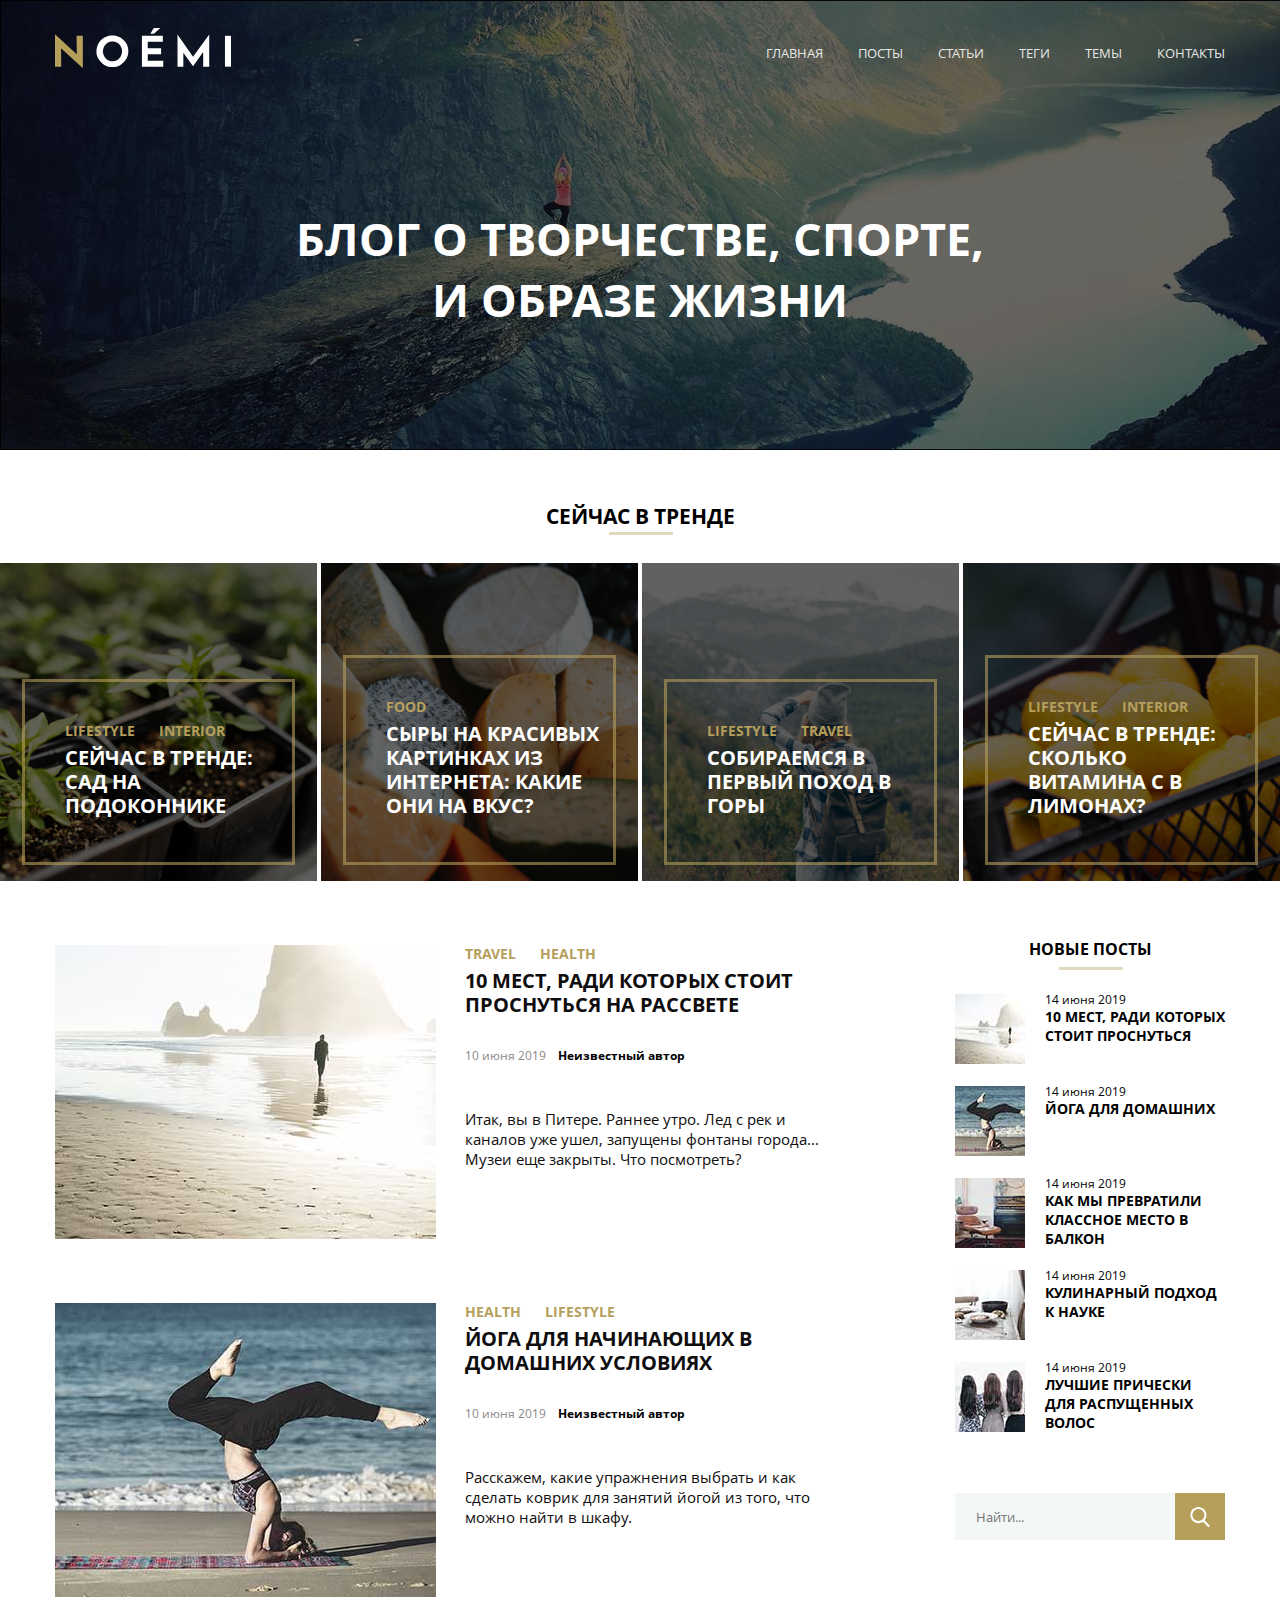
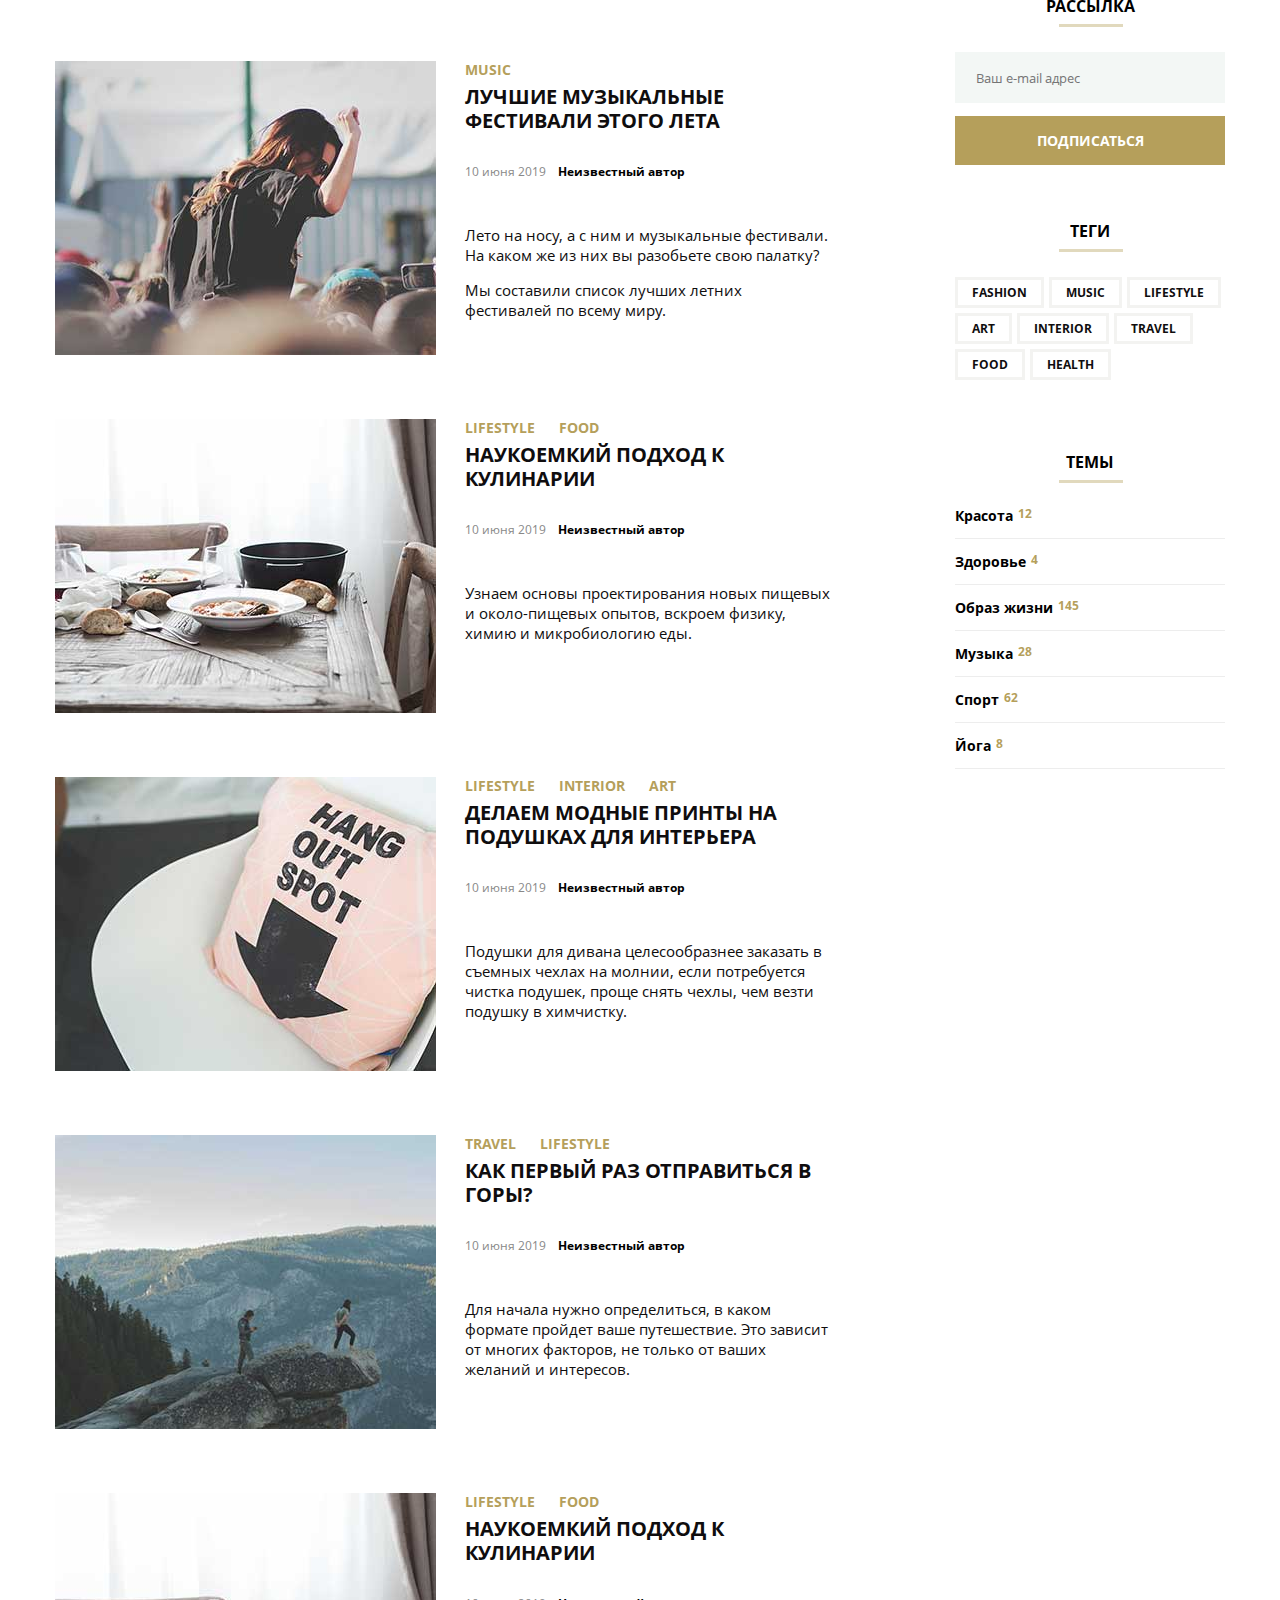
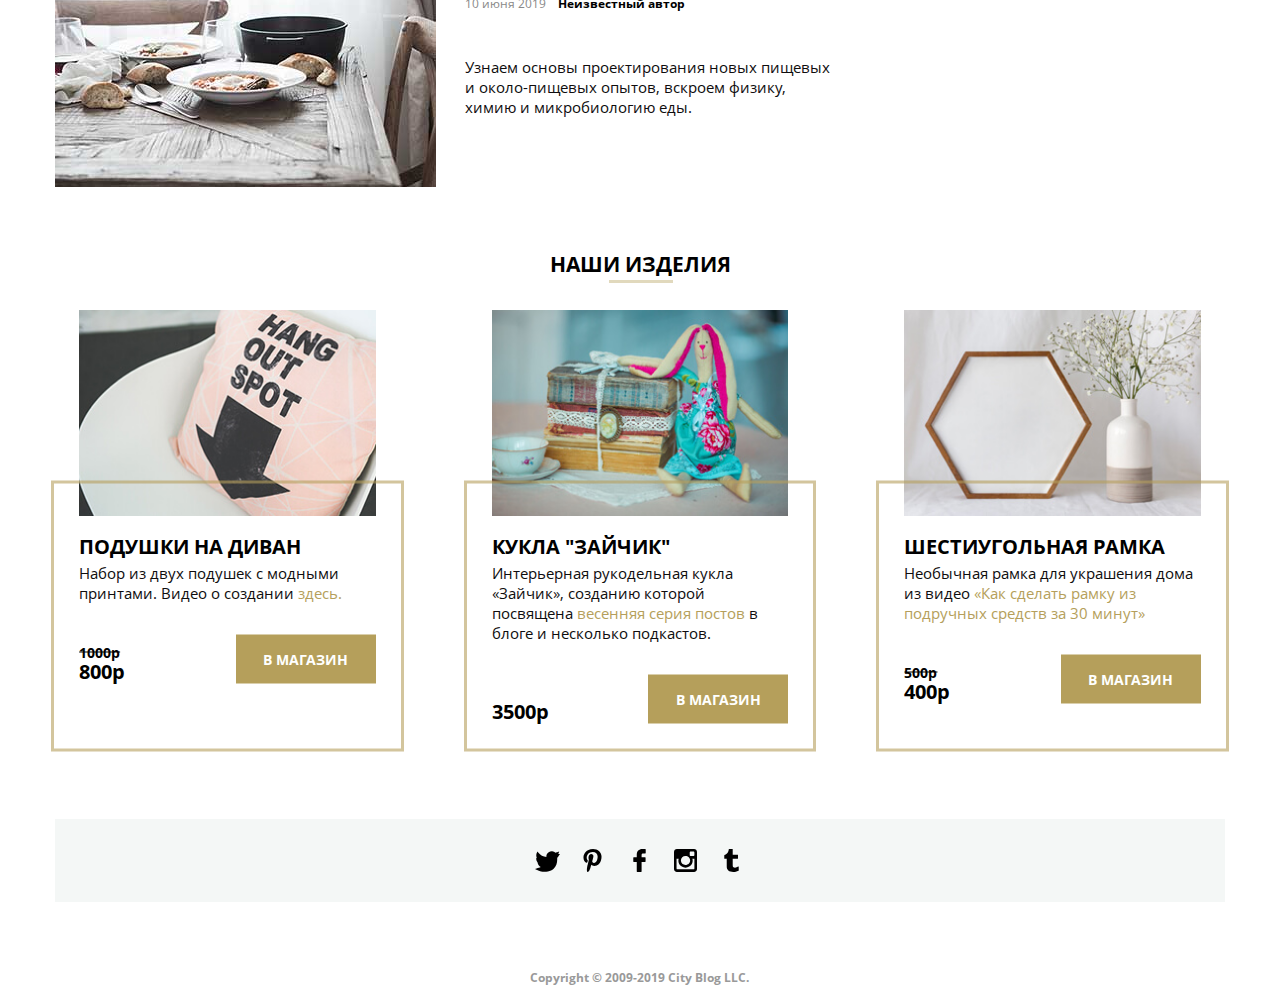
<file: index.html>
<!DOCTYPE html>
<html lang="en">
	<head>
		<meta charset="UTF-8">
		<link rel="stylesheet" href="css/style.css">
		 <meta name="viewport" content="width=device-width, user-scalable=no, initial-scale=1.0, maximum-scale=1.0, minimum-scale=1.0">
		 <meta http-equiv="X-UA-Compatible" content="ie=edge">
		 <title>Diploma</title>
	</head>
	<body>
		<header class="banner">
  <div class="top-head">
    <div class="container">
      <div class="logo">
        <a href="#0" class="logotype-link">
          <span class="visually-hidden">logotype</span>
        </a>
      </div>
      <nav class="menu">
        <div class="burger-menu">
          <a class="burger-link" href="#0"> <span class="visually-hidden">burger</span></a>
          <div class="bar"></div>
          <div class="bar"></div>
          <div class="bar"></div>
        </div>
        <ul class="menu-list">
          <li class="menu-list-item"><a href="#0" class="menu-link">главная</a></li>
          <li class="menu-list-item"><a href="#0" class="menu-link">посты</a></li>
          <li class="menu-list-item"><a href="#0" class="menu-link">статьи</a></li>
          <li class="menu-list-item"><a href="#0" class="menu-link">теги</a></li>
          <li class="menu-list-item"><a href="#0" class="menu-link">темы</a></li>
          <li class="menu-list-item"><a href="#0" class="menu-link">контакты</a></li>
        </ul>
      </nav>
    </div>
  </div>
  <div class="logo-mobile-field">
    <div class="logo-mobile">
      <a href="#0" class="logotype-link-mobile">
        <span class="visually-hidden">logotype</span>
      </a>
    </div>
  </div>
  <div class="intro">
    <h1 class="title">блог о творчестве, спорте, и образе жизни</h1>
  </div>
</header>
<section class="trends">

    <div class="variable-title">
      <div class="section-title-text">
        <h2 class="title-text">
          сейчас в тренде
        </h2>
      </div>
    </div>
    <div class="section-title-text-mobile">
      <div class="section-title-text">
        <h3 class="title-text">
          сейчас в тренде
        </h3>
      </div>
    </div>

  <div class="trends-bar">
    <article class="trend-post-preview">
      <div class="trend-background">
        <img class="trend-pic" src="img/trend1.jpg" alt="garden">
      </div>
      <div class="trend-container">
        <div class="category">
          <ul class="category-list">
            <li class="category-list-item"><a class="category-link" href="#0">lifestyle</a></li>
            <li class="category-list-item"><a class="category-link" href="#0">interior</a></li>
          </ul>
        </div>
        <div class="post-title">
          <h2 class="post-title-text"><a class="title-link-white" href="#0">сейчас в тренде: сад на подоконнике</a></h2>
        </div>
      </div>
    </article>
    <article class="trend-post-preview">
      <div class="trend-background">
        <img class="trend-pic" src="img/trend2.jpg" alt="cheese">
      </div>
      <div class="trend-container">
        <div class="category">
          <ul class="category-list">
            <li class="category-list-item"><a class="category-link" href="#0">food</a></li>
          </ul>
        </div>
        <div class="post-title">
          <h2 class="post-title-text"><a class="title-link-white" href="#0">Сыры на красивых картинках из интернета: какие они на вкус?</a></h2>
        </div>
      </div>
    </article>
    <article class="trend-post-preview">
      <div class="trend-background">
        <img class="trend-pic" src="img/trend3.jpg" alt="mountains">
      </div>
      <div class="trend-container">
        <div class="category">
          <ul class="category-list">
            <li class="category-list-item"><a class="category-link" href="#0">lifestyle</a></li>
            <li class="category-list-item"><a class="category-link" href="#0">travel</a></li>
          </ul>
        </div>
        <div class="post-title">
          <h2 class="post-title-text"><a class="title-link-white" href="#0">собираемся в первый поход в горы</a></h2>
        </div>
      </div>
    </article>
    <article class="trend-post-preview">
      <div class="trend-background">
        <img class="trend-pic" src="img/trend4.jpg" alt="lemon_bucket">
      </div>
      <div class="trend-container">
        <div class="category">
          <ul class="category-list">
            <li class="category-list-item"><a class="category-link" href="#0">lifestyle</a></li>
            <li class="category-list-item"><a class="category-link" href="#0">interior</a></li>
          </ul>
        </div>
        <div class="post-title">
          <h2 class="post-title-text"><a class="title-link-white" href="#0">сейчас в тренде: сколько витамина с в лимонах?</a></h2>
        </div>
      </div>
    </article>
  </div>
</section>
<div class="page">
  <div class="page-content">
    <main class="main">
      <article class="post">
        <div class="post-pic">
          <img class="post-picture" src="img/last-post1.jpg" alt="beach">
        </div>
        <div class="post-content">
          <header class="post-frame">
            <div class="category">
              <ul class="category-list">
                <li class="category-list-item"><a class="category-link" href="#0">travel</a></li>
                <li class="category-list-item"><a class="category-link" href="#0">health</a></li>
              </ul>
            </div>
            <div class="post-title">
              <h2 class="post-title-text"><a class="title-link" href="#0">10 мест, ради которых стоит проснуться на рассвете</a></h2>
            </div>
            <div class="metadata">
              <time class="date">10 июня 2019</time>
              <span class="author">Неизвестный автор</span>
            </div>
          </header>
          <div class="post-summary">
            <p>Итак, вы в Питере. Раннее утро. Лед с рек и каналов уже ушел, запущены фонтаны города... Музеи еще закрыты. Что посмотреть?</p>
          </div>
        </div>
      </article>
      <article class="post">
        <div class="post-pic">
          <img class="post-picture" src="img/last-post2.jpg" alt="yoga">
        </div>
        <div class="post-content">
          <header class="post-frame">
            <div class="category">
              <ul class="category-list">
                <li class="category-list-item"><a class="category-link" href="#0">health</a></li>
                <li class="category-list-item"><a class="category-link" href="#0">lifestyle</a></li>
              </ul>
            </div>
            <div class="post-title">
              <h2 class="post-title-text"><a class="title-link" href="#0">йога для начинающих в домашних условиях</a></h2>
            </div>
            <div class="metadata">
              <time class="date">10 июня 2019</time>
              <span class="author">Неизвестный автор</span>
            </div>
          </header>
          <div class="post-summary">
            <p>Расскажем, какие упражнения выбрать и как сделать коврик для занятий йогой из того, что можно найти в шкафу.</p>
          </div>
        </div>
      </article>
      <article class="post">
        <div class="post-pic">
          <img class="post-picture" src="img/last-post3.jpg" alt="music">
        </div>
        <div class="post-content">
          <header class="post-frame">
            <div class="category">
              <ul class="category-list">
                <li class="category-list-item"><a class="category-link" href="#0">music</a></li>
              </ul>
            </div>
            <div class="post-title">
              <h2 class="post-title-text"><a class="title-link" href="#0">лучшие музыкальные фестивали этого лета</a></h2>
            </div>
            <div class="metadata">
              <time class="date">10 июня 2019</time>
              <span class="author">Неизвестный автор</span>
            </div>
          </header>
          <div class="post-summary">
            <p>Лето на носу, а с ним и музыкальные фестивали. На каком же из них вы разобьете свою палатку?</p>
            <p>Мы составили список лучших летних фестивалей по всему миру.</p>
          </div>
        </div>
      </article>
      <article class="post">
        <div class="post-pic">
          <img class="post-picture" src="img/last-post4.jpg" alt="cooking">
        </div>
        <div class="post-content">
          <header class="post-frame">
            <div class="category">
              <ul class="category-list">
                <li class="category-list-item"><a class="category-link" href="#0">lifestyle</a></li>
                <li class="category-list-item"><a class="category-link" href="#0">food</a></li>
              </ul>
            </div>
            <div class="post-title">
              <h2 class="post-title-text"><a class="title-link" href="#0">наукоемкий подход к кулинарии</a></h2>
            </div>
            <div class="metadata">
              <time class="date">10 июня 2019</time>
              <span class="author">Неизвестный автор</span>
            </div>
          </header>
          <div class="post-summary">
            <p>Узнаем основы проектирования новых пищевых и около-пищевых опытов, вскроем физику, химию и микробиологию еды.</p>
          </div>
        </div>
      </article>
      <article class="post">
        <div class="post-pic">
          <img class="post-picture" src="img/last-post5.jpg" alt="pillow">
        </div>
        <div class="post-content">
          <header class="post-frame">
            <div class="category">
              <ul class="category-list">
                <li class="category-list-item"><a class="category-link" href="#0">lifestyle</a></li>
                <li class="category-list-item"><a class="category-link" href="#0">interior</a></li>
                <li class="category-list-item"><a class="category-link" href="#0">art</a></li>
              </ul>
            </div>
            <div class="post-title">
              <h2 class="post-title-text"><a class="title-link" href="#0">делаем модные принты на подушках для интерьера</a></h2>
            </div>
            <div class="metadata">
              <time class="date">10 июня 2019</time>
              <span class="author">Неизвестный автор</span>
            </div>
          </header>
          <div class="post-summary">
            <p class="summary-text">Подушки для дивана целесообразнее заказать в съемных чехлах на молнии, если потребуется чистка подушек, проще снять чехлы, чем везти подушку в химчистку.</p>
          </div>
        </div>
      </article>
      <article class="post">
        <div class="post-pic">
          <img class="post-picture" src="img/last-post6.jpg" alt="mountain_climbing">
        </div>
        <div class="post-content">
          <header class="post-frame">
            <div class="category">
              <ul class="category-list">
                <li class="category-list-item"><a class="category-link" href="#0">travel</a></li>
                <li class="category-list-item"><a class="category-link" href="#0">lifestyle</a></li>
              </ul>
            </div>
            <div class="post-title">
              <h2 class="post-title-text"><a class="title-link" href="#0">как первый раз отправиться в горы?</a></h2>
            </div>
            <div class="metadata">
              <time class="date">10 июня 2019</time>
              <span class="author">Неизвестный автор</span>
            </div>
          </header>
          <div class="post-summary">
            <p class="summary-text">Для начала нужно определиться, в каком формате пройдет ваше путешествие. Это зависит от многих факторов, не только от ваших желаний и интересов.</p>
          </div>
        </div>
      </article>
      <article class="post">
        <div class="post-pic">
          <img class="post-picture" src="img/last-post4.jpg" alt="cooking">
        </div>
        <div class="post-content">
          <header class="post-frame">
            <div class="category">
              <ul class="category-list">
                <li class="category-list-item"><a class="category-link" href="#0">lifestyle</a></li>
                <li class="category-list-item"><a class="category-link" href="#0">food</a></li>
              </ul>
            </div>
            <div class="post-title">
              <h2 class="post-title-text"><a class="title-link" href="#0">наукоемкий подход к кулинарии</a></h2>
            </div>
            <div class="metadata">
              <time class="date">10 июня 2019</time>
              <span class="author">Неизвестный автор</span>
            </div>
          </header>
          <div class="post-summary">
            <p>Узнаем основы проектирования новых пищевых и около-пищевых опытов, вскроем физику, химию и микробиологию еды.</p>
          </div>
        </div>
      </article>
    </main>
    <aside class="sidebar">
      <section class="new-posts">
          <div class="section-title-text">
            <h3 class="title-text">
              новые посты
            </h3>
          </div>
        <div class="post-preview">
          <div class="preview-pic">
            <img src="img/2.jpg" alt="beach">
          </div>
          <div class="post-preview-content">
            <div class="post-preview-date">
              <time class="preview-date">14 июня 2019</time>
            </div>
            <div class="post-preview-title">
              <h3 class="preview-title"><a class="preview-title-link" href="#0">10 мест, ради которых стоит проснуться</a></h3>
            </div>
          </div>
        </div>
        <div class="post-preview">
          <div class="preview-pic">
            <img src="img/151.jpg" alt="yoga">
          </div>
          <div class="post-preview-content">
            <div class="post-preview-date">
              <time class="preview-date">14 июня 2019</time>
            </div>
            <div class="post-preview-title">
              <h3 class="preview-title"><a class="preview-title-link" href="#0">йога для домашних</a></h3>
            </div>
          </div>
        </div>
        <div class="post-preview">
          <div class="preview-pic">
            <img src="img/45.jpg" alt="room_interier">
          </div>
          <div class="post-preview-content">
            <div class="post-preview-date">
              <time class="preview-date">14 июня 2019</time>
            </div>
            <div class="post-preview-title">
              <h3 class="preview-title"><a class="preview-title-link" href="#0">как мы превратили классное место в балкон</a></h3>
            </div>
          </div>
        </div>
        <div class="post-preview">
          <div class="preview-pic">
            <img src="img/501.jpg" alt="cooking">
          </div>
          <div class="post-preview-content">
            <div class="post-preview-date">
              <time class="preview-date">14 июня 2019</time>
            </div>
            <div class="post-preview-title">
              <h3 class="preview-title"><a class="preview-title-link" href="#0">кулинарный подход к науке</a></h3>
            </div>
          </div>
        </div>
        <div class="post-preview">
          <div class="preview-pic">
            <img src="img/7.jpg" alt="haircuts">
          </div>
          <div class="post-preview-content">
            <div class="post-preview-date">
              <time class="preview-date">14 июня 2019</time>
            </div>
            <div class="post-preview-title">
              <h3 class="preview-title"><a class="preview-title-link" href="#0">лучшие прически для распущенных волос</a></h3>
            </div>
          </div>
        </div>
        <div class="search-field">
          <form class="search-form">
            <input type="search" id="search-type" placeholder="Найти...">
            </input>
            <label class="visually-hidden" for="search-type">Поисковая строка</label>
            <button class="search-button" type="submit">
              <span class="visually-hidden">Кнопка поиска</span>
            </button>
          </form>
        </div>
      </section>
      <section class="subscribe">
          <div class="section-title-text">
            <h3 class="title-text">
              рассылка
            </h3>
          </div>
        <div class="subscribe-field">
          <form class="subscribe-form">
            <label class="visually-hidden" for="email-type">ввод адреса электронной почты</label>
            <input type="email" id="email-type" placeholder="Ваш e-mail адрес" required>
        </div>
        <button class="subscribition" type="submit">
          Подписаться
        </button>
        </form>
      </section>
      <section class="tags">
          <div class="section-title-text">
            <h3 class="title-text">
              теги
            </h3>
          </div>
        <div class="tags-field">
          <ul class="tags-list">
            <li class="tags-list-item"> <a href="#0" class="tag">fashion</a></li>
            <li class="tags-list-item"><a href="#0" class="tag">music</a></li>
            <li class="tags-list-item"><a href="#0" class="tag">lifestyle</a></li>
            <li class="tags-list-item"><a href="#0" class="tag">art</a></li>
            <li class="tags-list-item"><a href="#0" class="tag">interior</a></li>
            <li class="tags-list-item"><a href="#0" class="tag">travel</a></li>
            <li class="tags-list-item"><a href="#0" class="tag">food</a></li>
            <li class="tags-list-item"><a href="#0" class="tag">health</a></li>
          </ul>
        </div>
      </section>
      <section class="themes">
          <div class="section-title-text">
            <h3 class="title-text">
              темы
            </h3>
          </div>
        <div class="themes-block">
          <ul class="themes-list">
            <li class="themes-list-item"><a class="themes-link" href=#0>Красота</a><span class="index">12</span></li>
            <li class="themes-list-item"><a class="themes-link" href=#0>Здоровье</a><span class="index">4</span></li>
            <li class="themes-list-item"><a class="themes-link" href=#0>Образ жизни</a><span class="index">145</span></li>
            <li class="themes-list-item"><a class="themes-link" href=#0>Музыка</a><span class="index">28</span></li>
            <li class="themes-list-item"><a class="themes-link" href=#0>Спорт</a><span class="index">62</span></li>
            <li class="themes-list-item"><a class="themes-link" href=#0>Йога</a><span class="index">8</span></li>
          </ul>
          <div />
      </section>
    </aside>
  </div>
  <section class="merch">
      <div class="variable-title">
        <div class="section-title-text">
          <h2 class="title-text">
            наши изделия
          </h2>
        </div>
      </div>
      <div class="section-title-text-mobile">
        <div class="section-title-text">
          <h3 class="title-text">
            наши изделия
          </h3>
        </div>
      </div>
    <div class="merch-list">
      <article class="merch-item">
        <div class="merch-container">
          <div class="merch-pic">
            <img class="merch-pic-preview-desk" src="img/shop-item-desk1.jpg" alt="pillow">
            <img class="merch-pic-preview-tablet" src="img/shop-item-tablet1.jpg" alt="pillow">
            <img class="merch-pic-preview-mobile" src="img/shop-item-mobile1.jpg" alt="pillow">
          </div>
          <div class="merch-content">
            <header class="merch-summary">
              <h2 class="merch-title-text">
                подушки на диван
              </h2>
              <p class="merch-summary-text">
                Набор из двух подушек с модными принтами. Видео о создании <a class="merch-link" href="#">здесь.</a>
              </p>
            </header>
            <footer class="shop-link">
              <div class="price">
                <p class="actual-price">
                  800р
                </p>
                <p class="old-price">1000р</p>
              </div>
              <div class="shop">
                <button class="shop-button">в магазин
                </button>
              </div>
            </footer>
          </div>
        </div>
        <div class="border-decoration"></div>
      </article>
      <article class="merch-item">
        <div class="merch-container">
          <div class="merch-pic">
            <img class="merch-pic-preview-desk" src="img/shop-item-desk2.jpg" alt="rabbit">
            <img class="merch-pic-preview-tablet" src="img/shop-item-tablet2.jpg" alt="rabbit">
            <img class="merch-pic-preview-mobile" src="img/shop-item-mobile2.jpg" alt="rabbit">
          </div>
          <div class="merch-content">
            <header class="merch-summary">
              <h2 class="merch-title-text">
                кукла "зайчик"
              </h2>
              <p class="merch-summary-text">
                Интерьерная рукодельная кукла «Зайчик», созданию которой посвящена <a class="merch-link" href="#">весенняя серия постов</a> в блоге и несколько подкастов.
              </p>
            </header>
            <footer class="shop-link">
              <div class="price">
                <p class="actual-price">
                  3500р
                </p>
              </div>
              <div class="shop">
                <button class="shop-button">в магазин
                </button>
              </div>
            </footer>
          </div>
        </div>
        <div class="border-decoration"></div>
      </article>
      <article class="merch-item">
        <div class="merch-container">
          <div class="merch-pic">
            <img class="merch-pic-preview-desk" src="img/shop-item-desk3.jpg" alt="hexagon">
            <img class="merch-pic-preview-tablet" src="img/shop-item-tablet3.jpg" alt="hexagon">
            <img class="merch-pic-preview-mobile" src="img/shop-item-mobile3.jpg" alt="hexagon">
          </div>
          <div class="merch-content">
            <header class="merch-summary">
              <h2 class="merch-title-text">
                шестиугольная рамка
              </h2>
              <p class="merch-summary-text">
                Необычная рамка для украшения дома из видео <a class="merch-link" href="#">«Как сделать рамку из подручных средств за 30 минут»</a>
              </p>
            </header>
            <footer class="shop-link">
              <div class="price">
                <p class="actual-price">
                  400р
                </p>
                <p class="old-price">500р</p>
              </div>
              <div class="shop">
                <button class="shop-button">в магазин
                </button>
              </div>
            </footer>
          </div>
        </div>
        <div class="border-decoration"></div>
      </article>
    </div>
  </section>
  <footer class="footer">
    <div class="socials">
      <div class="socials-section">
        <ul class="social-icons">
          <li class="social-icon"><a class="twitter" href="#0"><span class="visually-hidden">twitter</span></a></li>
          <li class="social-icon"><a class="pinterest" href="#0"><span class="visually-hidden">pinterest</span></a></li>
          <li class="social-icon"><a class="facebook" href="#0"><span class="visually-hidden">facebook</span></a></li>
          <li class="social-icon"><a class="instagram" href="#0"><span class="visually-hidden">instagram</span></a></li>
          <li class="social-icon"><a class="tumblr" href="#0"><span class="visually-hidden">tumblr</span></a></li>
        </ul>
      </div>
    </div>
    <div class="copyright">
      <div class="copyright-line"><a class="copyright-link" href="#0">Copyright © 2009-2019 City Blog LLC.</a>
      </div>
    </div>
  </footer>
</div>
 <!--ВСПЛЫВАЮЩЕЕ ОКНО!==============================-->
 <div class="dark">
 <div class="cross-field">
  <div class="popup">
    <div class="feedback-container">
      <header class="feedback-header">
        <div class="popup-title">
          <div class="popup-title-text">
            <h2 class="title-text">
              ваш фидбек
            </h2>
          </div>
        </div>
      </header>
      <div class="visits">
        <label class="visits-field">
          <div class="visits-label-container"><span class="label-title">Как часто вы заходите на сайт?</span></div>
          <select class="select">
            <option class="option" value="moscow" selected>Почти каждый день</option>
          </select>
        </label>
      </div>
      <form class="radio">
        <div class="radio-title">
          <span>Вы подписаны на e-mail рассылку??</span>
        </div>
        <label class="radio-label">
          <input type="radio" class="radio-button" name="radio-group"><span class="radio-text">Да</span></label>
        <label class="radio-label">
          <input type="radio" class="radio-button" name="radio-group"><span class="radio-text">Нет</span></label>
      </form>
      <form class="feedback-narration">
        <div class="narration-title">
          <span>Расскажите, какой контент вы бы хотели видеть на нашем сайте?</span>
        </div>
        <input type="text" placeholder="Может, больше рецептов?" class="narration">
      </form>
      <div class="send-feedback">
        <button class="feedback-button">отправить
        </button>
      </div>
    </div>
  </div>
</div>
</div>
	</body>
</html>
</file>
<file: css/style.css>
body {
  margin: 0;
  padding: 0;
}

/*ВСПЛЫВАЮЩЕЕ ОКНО+++++++++++++++++++++++++++++++++++++++++++++++++++++++++++++++++++++++++++++*/

.dark {
  background-color: rgba(0, 0, 0, 0.6);
  position: fixed;
  top: 0;
  left: 0;
  right: 0;
  bottom: 0;
  display: flex;
  justify-content: center;
  align-items: center;
  visibility: hidden;
  z-index: 990;
}

.cross-field {
  width: 390px;
  height: 620px;
  display: flex;
  background-image: url("../svg/form-x.svg");
  background-size: 24px;
  background-repeat: no-repeat;
  background-position: right 0px;
  visibility: hidden;

}

.popup {
  width: 100%;
  height: calc(100% - 30px);
  display: flex;
  margin-top: auto;
  background-color: #ffffff;
}

.feedback-container {
  width: 330px;
  margin: auto;
}

.popup-title {
  display: flex;
}

@font-face {
  src: url("../fonts/OpenSans-Bold.woff");
  font-family: OpenSans-bold;
  font-style: normal;
}

.popup-title-text {
  position: relative;
  margin-left: auto;
  margin-right: auto;
  width: 270px;
  height: 40px;
  text-align: center;
  font-family: OpenSans-bold;
  font-size: 12px;
  text-transform: uppercase;
  margin-bottom: 10px;
}

.popup-title-text::after {
  content: "";
  position: absolute;
  width: 62px;
  height: 1px;
  left: 103px;
  bottom: 14px;
  border: 1px solid #e1d9bd;
  background-color: #e1d9bd;
}

@font-face {
  src: url("../fonts/OpenSans-Regular.woff");
  font-family: OpenSans;
  font-weight: regular;
  font-style: normal;
}

.label-title {
  font-size: 13px;
  font-family: OpenSans;
  padding-bottom: 10px;
}

.visits-label-container {
  margin-bottom: 8px;
}

.select {
  -webkit-appearance: none;
  -moz-appearance: none;
  display: flex;
  box-sizing: border-box;
  width: 100%;
  height: 47px;
  background-image: url("../svg/form-arrows.svg");
  background-repeat: no-repeat;
  background-size: 10px;
  background-position: right 15px center;
  padding-left: 10px;
  padding-right: 25px;
  margin: 0;
  border: 1px solid #f3f7f5;
  background-color: #f3f7f5;
  font-size: 13px;
  font-family: OpenSans;
  color: #828685;
}

.select:focus {
  outline: none;
}

.radio {
  margin-top: 40px;
}

.radio-title {
  font-size: 13px;
  font-family: OpenSans;
  margin-bottom: 8px;
}

.radio-text {
  font-size: 13px;
  font-family: OpenSans;
  padding-bottom: 10px;
}

.radio-text::before {
  content: "";
  display: inline-block;
  vertical-align: middle;
  margin-right: 5px;
  width: 20px;
  height: 20px;
  background-image: url("../svg/form-empty-circle.svg");
  background-repeat: no-repeat;
  background-position: center center;
  background-size: 20px;
  margin-bottom: 3px;
}

.radio-button:checked + .radio-text::before {
  background-image: url("../svg/form-circle.svg");
}

.radio-button {
  position: absolute;
  clip: rect(1px, 1px, 1px, 1px);
  height: 1px;
  width: 1px;
}

.feedback-narration {
  margin-top: 40px;
}

.narration-title {
  font-size: 13px;
  font-family: OpenSans;
  margin-bottom: 8px;
}

.narration {
  -webkit-appearance: none;
  -moz-appearance: none;
  display: flex;
  box-sizing: border-box;
  width: 100%;
  height: 132px;
  padding-left: 20px;
  padding-right: 25px;
  padding-bottom: 80px;
  margin: 0;
  border: 1px solid #f3f7f5;
  background-color: #f3f7f5;
  font-size: 13px;
  font-family: OpenSans;
  color: #828685;
}

.narration:focus {
  outline: none;
}

.send-feedback {
  margin-top: 40px;
}

.feedback-button {
  border: none;
  padding: 15px 55px;
  color: #ffffff;
  background-color: #b59f5b;
  font-family: OpenSans-bold;
  font-size: 14px;
  width: 100%;
  text-transform: uppercase;
}

.feedback-button:active {
  outline: none;
  background-color: #313131;
}

.feedback-button:focus {
  outline: none;
}

.banner {
  position: relative;
  width: 100%;
  min-width: 1200px;
  min-height: 450px;
  background-image: url(../img/banner-bg.jpg);
  background-repeat: no-repeat;
  background-color: #000000;
  background-size: cover;
}

.banner::before {
  background-color: #000000;
  content: "";
  position: absolute;
  top: 0;
  left: 0;
  right: 0;
  bottom: 0;
  opacity: 60%;
}

.top-head {
  position: relative;
  padding-top: 28px;
}

.container {
  display: flex;
  width: 1170px;
  padding-left: 15px;
  padding-right: 15px;
  margin-left: auto;
  margin-right: auto;
  justify-content: space-between;
}

.logotype-link {
  display: block;
  width: 180px;
  height: 40px;
  background-image: url(../svg/noemi-logo.svg);
  background-size: contain;
  background-repeat: no-repeat;
}

.burger-menu {
  display: flex;
  position: relative;
  width: 40px;
  margin-left: auto;
  margin-right: auto;
  margin-top: 10px;
  flex-direction: column;
}

.bar {
  margin: auto;
  width: 24px;
  height: 2px;
  background-color: white;
  border: 1px solid grey;
  border-radius: 25%;
}

.bar:nth-child(n + 2) {
  margin-top: 4px;
}

.burger-link {
  display: block;
  position: absolute;
  width: 100%;
  height: 100%;
}

.menu-list {
  padding: 0px;
  display: flex;
  list-style-type: none;
}

@font-face {
  src: url(../fonts/OpenSans-Regular.woff);
  font-family: OpenSans;
  font-weight: regular;
  font-style: normal;
}

.menu-list-item:nth-child(n + 2) {
  margin-left: 35px;
}

.menu-link {
  font-family: OpenSans;
  font-size: 13px;
  color: #e6e8e7;
  text-transform: uppercase;
  text-decoration: none;
}

.menu-link:hover {
  text-decoration: underline;
}

.intro {
  margin-top: 130px;
  position: relative;
  width: 690px;
  margin-left: auto;
  margin-right: auto;
}

@font-face {
  src: url(../fonts/OpenSans-Bold.woff);
  font-family: OpenSans-bold;
  font-style: normal;
}

.title {
  font-family: OpenSans-bold;
  font-size: 45px;
  color: #ffffff;
  text-transform: uppercase;
  text-align: center;
}

.trends {
  margin-top: 60px;
  display: block;
  width: 100%;
  flex-wrap: wrap;
}

.trends-bar {
  display: flex;
  width: 100%;
}

.trend-post-preview {
  display: flex;
  width: 25%;
  height: 320px;
  position: relative;
}

.trend-background {
  position: absolute;
  display: flex;
  width: 100%;
}

.trend-pic {
  width: 100%;
  height: 318px;
  object-fit: cover;
}

.trend-background::before {
  background-color: #000000;
  content: "";
  position: absolute;
  top: 0;
  left: 0;
  right: 0;
  bottom: 0;
  opacity: 60%;
}

.trend-container {
  position: relative;
  flex-direction: column-reverse;
  border: 3px solid rgba(181, 159, 91, 0.6);
  padding-left: 40px;
  padding-right: 10px;
  padding-top: 40px;
  padding-bottom: 40px;
  margin-top: auto;
  margin-left: 22px;
  margin-right: 22px;
  margin-bottom: 18px;
  width: 100%;
}

@font-face {
  src: url(../fonts/OpenSans-Bold.woff);
  font-family: OpenSans-bold;
  font-style: normal;
}

.title-link-white {
  text-decoration: none;
  color: #ffffff;
  font-family: OpenSans-bold;
  text-transform: uppercase;
  font-size: 20px;
}

.title-link-white:hover {
  color: #b59f5b;
}

.page {
  width: 1170px;
  margin-left: auto;
  margin-right: auto;
  padding-left: 15px;
  padding-right: 15px;
}

.page-content {
  display: flex;
  justify-content: space-between;
}

.main {
  margin-top: 62px;
  display: flex;
  width: 777px;
  flex-direction: column;
}

.post {
  display: flex;
  width: 777px;
  justify-content: space-between;
}

.post:nth-child(n + 2) {
  margin-top: 60px;
}


.post-picture {
  max-width: 420px;
  object-fit: cover;
}

.post-content {
  display: flex;
  flex-direction: column;
  width: 367px;
}

.post-frame {
  display: flex;
  flex-direction: column;
}

.category {
  padding-left: 0px;
}

.category-list {
  padding: 0px;
  margin: 0px;
}

.category-list-item {
  display: inline-block;
  line-height: 0.5;
}

.category-list-item:nth-child(n + 2) {
  margin-left: 20px;
}

.category-link {
  font-family: OpenSans-bold;
  font-size: 14px;
  text-decoration: none;
  text-transform: uppercase;
  color: #b59f5b;
}

.category-link:hover {
  text-decoration: underline;
}

.post-title {
  padding-top: 5px;
  padding-bottom: 5px;
}

@font-face {
  src: url(../fonts/OpenSans-Bold.woff);
  font-family: OpenSans-bold;
  font-style: normal;
}

.post-title-text {
  line-height: 1;
  margin: 0px;
}

.title-link {
  text-decoration: none;
  color: #0f0d0e;
  font-family: OpenSans-bold;
  text-transform: uppercase;
  font-size: 20px;
}

.title-link:hover {
  color: #b59f5b;
}

.metadata {
  padding-top: 25px;
  padding-bottom: 25px;
}

@font-face {
  src: url(../fonts/OpenSans-Regular.woff);
  font-family: OpenSans;
  font-weight: regular;
  font-style: normal;
}

.date {
  font-family: OpenSans;
  font-size: 12px;
  color: #888888;
}

.author {
  color: #000000;
  font-family: OpenSans-bold;
  font-size: 12px;
  margin-left: 8px;
}

.post-summary {
  padding-top: 5px;
  font-family: OpenSans;
  font-size: 15px;
  color: #0f0d0e;
}

.sidebar {
  margin-top: 62px;
}

.new-posts {
  display: flex;
  flex-direction: column;
  width: 270px;
}

@font-face {
  src: url(../fonts/OpenSans-Bold.woff);
  font-family: OpenSans-bold;
  font-style: normal;
}

.variable-title {
  display: flex;
}

.section-title-text {
  position: relative;
  margin-left: auto;
  margin-right: auto;
  text-align: center;
  font-family: OpenSans-bold;
  font-size: 14px;
  text-transform: uppercase;
  margin-bottom: 40px;
  width: 100%;
}

.section-title-text::after {
  content: "";
  position: absolute;
  margin-left: -31px;
  width: 62px;
  height: 1px;
  left: 50%;
  top: 22px;
  border: 1px solid #e1d9bd;
  background-color: #e1d9bd;

}

.title-text {
  margin: 0px;
  line-height: 0.6;
}

.post-preview {
  display: flex;
  width: 270px;
  height: 70px;
  justify-content: space-between;
  margin-bottom: 22px;
}

.preview-pic {
  width: 70px;
}

.post-preview-content {
  display: flex;
  flex-direction: column;
  width: 180px;
}

@font-face {
  src: url(../fonts/OpenSans-Regular.woff);
  font-family: OpenSans;
  font-weight: regular;
  font-style: normal;
}

.post-preview-date {
  font-family: OpenSans;
  font-size: 12px;
  color: #000000;
  line-height: 1;
}

.post-preview-title {
  font-family: OpenSans-bold;
  text-decoration: none;
}

.preview-title {
  margin: 0px;
  line-height: 1;
}

@font-face {
  src: url(../fonts/OpenSans-Bold.woff);
  font-family: OpenSans-bold;
  font-style: normal;
}

.preview-title-link {
  font-family: OpenSans-bold;
  text-decoration: none;
  text-transform: uppercase;
  font-size: 14px;
  color: #000000;
}

.preview-title-link:hover {
  color: #b59f5b;
}
.search-field {
  width: 270px;
  height: 86px;
  display: flex;
  flex-direction: column-reverse;
}

@font-face {
  src: url(../fonts/OpenSans-Regular.woff);
  font-family: OpenSans;
  font-weight: regular;
  font-style: normal;
}

.search-form {
  position: relative;
  width: 270px;
  height: 47px;
  display: flex;
}

#search-type {
  -webkit-appearance: none;
  -moz-appearance: none;
  border: 1px solid #f3f7f5;
  width: 220px;
  height: 47px;
  font-size: 13px;
  font-family: OpenSans;
  background-color: #f3f7f5;
  padding-left: 20px;
}

#search-type:focus {
  outline: none;
}

.visually-hidden {
  width: 1px;
  height: 1px;
  clip: rect(1px, 1px, 1px, 1px);
  position: absolute;
}

.search-button {
  display: block;
  width: 50px;
  height: 47px;
  background-color: #b59f5b;
  background-image: url(../svg/search.svg);
  background-repeat: no-repeat;
  background-size: 20px 20px;
  background-position: center right 15px;
  border: none;
}

.search-button:focus {
  outline: none;
}

.search-button:active {
  outline: none;
  background-color: #313131;
}

.subscribe {
  display: flex;
  flex-direction: column;
  width: 270px;
  margin-top: 62px;
}

@font-face {
  src: url(../fonts/OpenSans-Regular.woff);
  font-family: OpenSans;
  font-weight: regular;
  font-style: normal;
}

.subscribe-field {
  width: 270px;
  display: flex;
}

@font-face {
  src: url(../fonts/OpenSans-Regular.woff);
  font-family: OpenSans;
  font-weight: regular;
  font-style: normal;
}
.subscribe-form {
  width: 270px;
  height: 47px;
}

#email-type {
  -webkit-appearance: none;
  -moz-appearance: none;
  border: 1px solid #f3f7f5;
  width: 246px;
  height: 47px;
  font-size: 13px;
  font-family: OpenSans;
  background-color: #f3f7f5;
  padding-left: 20px;
}

#email-type:focus {
  outline: none;
}

@font-face {
  src: url(../fonts/OpenSans-Bold.woff);
  font-family: OpenSans-bold;
  font-style: normal;
}

.subscribition {
  margin-top: 17px;
  border: none;
  padding: 15px 55px;
  color: #ffffff;
  background-color: #b59f5b;
  font-family: OpenSans-bold;
  font-size: 14px;
  width: 270px;
  text-transform: uppercase;
}

.subscribition:active {
  outline: none;
  background-color: #313131;
}

.subscribition:focus {
  outline: none;
}

.tags {
  display: flex;
  flex-direction: column;
  width: 270px;
  margin-top: 62px;
}

.tags-field {
  width: 270px;
}

.tags-list {
  margin-top: 0px;
  display: flex;
  flex-wrap: wrap;
  list-style-type: none;
  padding-left: 0px;
}

@font-face {
  src: url(../fonts/OpenSans-Bold.woff);
  font-family: OpenSans-bold;
  font-style: normal;
}

.tag {
  display: block;
  font-family: OpenSans-bold;
  font-size: 12px;
  line-height: 25px;
  padding-left: 14px;
  padding-right: 14px;
  border: 3px solid #f3f3f1;
  color: #0f0d0e;
  text-transform: uppercase;
  text-decoration: none;
}

.tag:hover {
  border: 3px solid #ffffff;
}

.themes {
  display: flex;
  flex-direction: column;
  width: 270px;
  margin-top: 62px;
}

.themes-block {
  margin-top: 0px;
}

.themes-list {
  margin-top: 0px;
  padding-top: 0px;
  padding-left: 0px;
  display: flex;
  width: 270px;
  flex-direction: column;
  list-style-type: none;
  line-height: 1;
}

@font-face {
  src: url(../fonts/OpenSans-Bold.woff);
  font-family: OpenSans-bold;
  font-style: normal;
}

.themes-list-item {
  position: relative;
  padding-top: 15px;
  padding-bottom: 15px;
}

.themes-list-item:first-child {
  padding-top: 0px;
}

.themes-list-item::after {
  content: "";
  position: absolute;
  width: 270px;
  height: 1px;
  left: 0px;
  bottom: 0px;
  background-color: #ededed;
}

.themes-link {
  color: #000000;
  font-family: OpenSans-bold;
  font-size: 14px;
  text-decoration: none;
}

.themes-link:hover {
  color: #b59f5b;
}

@font-face {
  src: url(../fonts/OpenSans-Bold.woff);
  font-family: OpenSans-bold;
  font-style: normal;
}

.index {
  padding-left: 5px;
  vertical-align: top;
  font-family: OpenSans-bold;
  font-size: 12px;
  color: #b59f5b;
}

.merch {
  margin-top: 67px;
  display: block;
  width: 100%;
  flex-wrap: wrap;
}

.merch-header {
  margin-top: 0px;
  margin-left: auto;
  margin-right: auto;
  margin-bottom: 15px;
}
.merch-list {
  display: flex;
  width: 100%;
}

.merch-item {
  display: flex;
  position: relative;
  width: 30%;
  padding-bottom: 10px;
}

.merch-container {
  width: 86%;
  margin-left: auto;
  margin-right: auto;
  display: flex;
  flex-direction: column;
}

.merch-pic-preview-desk {
  width: 100%;
  height: 100%;
}

.merch-content {
  position: relative;
  width: 100%;
  margin-top: 14px;
  outline-offset: 25px;
  outline: 3px solid rgba(181, 159, 91, 0.6);
  padding-top: 20px;
  flex: 1;
  transform: translate(0, -10%);
}

@font-face {
  src: url(../fonts/OpenSans-Bold.woff);
  font-family: OpenSans-bold;
  font-style: normal;
}

.merch-summary {
  margin-top: 8px;
  display: flex;
  flex-direction: column;
}

.merch-title-text {
  line-height: 1;
  margin: 0px;
  font-family: OpenSans-bold;
  text-transform: uppercase;
  font-size: 20px;
}

@font-face {
  src: url(../fonts/OpenSans-Regular.woff);
  font-family: OpenSans;
  font-weight: regular;
  font-style: normal;
}

.merch-summary-text {
  font-family: OpenSans;
  font-size: 15px;
  color: #0f0d0e;
  margin-top: 6px;
}

.merch-link:link {
  color: #b59f5b;
  text-decoration: none;
}

.merch-link:hover {
  color: #313131;
}

.shop-link {
  display: flex;
}

.price {
  display: flex;
  flex-direction: column-reverse;
}

.actual-price {
  margin-bottom: 2px;
  margin-top: 2px;
  line-height: 1;
  font-family: OpenSans-bold;
  font-size: 20px;
}

.old-price {
  margin-bottom: 0px;
  line-height: 1;
  font-family: OpenSans-bold;
  font-size: 14px;
  text-decoration: line-through;
}

@font-face {
  src: url(../fonts/OpenSans-Bold.woff);
  font-family: OpenSans-bold;
  font-style: normal;
}

.shop {
  width: 140px;
  margin-left: auto;
}

.shop-button {
  margin-top: 17px;
  border: none;
  padding: 15px;
  color: #ffffff;
  background-color: #b59f5b;
  font-family: OpenSans-bold;
  font-size: 14px;
  width: 100%;
  text-transform: uppercase;
}

.shop-button:active {
  outline: none;
  background-color: #313131;
}

.shop-button:focus {
  outline: none;
}

.footer {
  margin-top: 64px;
  display: flex;
  width: 1170px;
  flex-direction: column;
}

.socials {
  background-color: #f4f7f6;
  padding: 0px;
}

.socials-section {
  width: 100%;
  margin-left: auto;
  margin-right: auto;
  padding-top: 14px;
  padding-bottom: 14px;
}

.social-icons {
  width: 210px;
  display: flex;
  list-style-type: none;
  padding: 0px;
  margin-left: auto;
  margin-right: auto;
  justify-content: space-between;
}

.twitter {
  display: block;
  width: 25px;
  height: 23px;
  background-image: url(../svg/004-twitter.svg);
  background-repeat: no-repeat;
  background-size: cover;
}

.pinterest {
  display: block;
  width: 25px;
  height: 23px;
  background-image: url(../svg/001-pinterest.svg);
  background-repeat: no-repeat;
  background-size: contain;
}

.facebook {
  display: block;
  width: 25px;
  height: 23px;
  background-image: url(../svg/002-facebook-logo.svg);
  background-repeat: no-repeat;
  background-size: contain;
}

.instagram {
  display: block;
  width: 25px;
  height: 23px;
  background-image: url(../svg/005-instagram.svg);
  background-repeat: no-repeat;
  background-size: contain;
}

.tumblr {
  display: block;
  width: 25px;
  height: 23px;
  background-image: url(../svg/003-tumblr.svg);
  background-repeat: no-repeat;
  background-size: contain;
}

.copyright {
  display: flex;
  flex-direction: column-reverse;
  height: 84px;
}

.copyright-line {
  width: 220px;
  margin-left: auto;
  margin-right: auto;
}

@font-face {
  src: url(../fonts/OpenSans-Bold.woff);
  font-family: OpenSans-bold;
  font-style: normal;
}

.copyright-link {
  font-family: OpenSans-bold;
  font-size: 12px;
  color: rgb(153, 153, 153);
  text-decoration: none;
}

/*ШИРОКИЙ ЭКРАН================================================================================*/

@media (min-width: 1200px) {
  .merch-item:nth-child(n + 2) {
    margin-left: 68px;
  }

  .section-title-text-mobile {
    display: none;
  }

  .merch-pic-preview-tablet {
    display: none;
  }

  .merch-pic-preview-mobile {
    display: none;
  }

  .trend-post-preview:nth-child(n + 2) {
    margin-left: 4px;
  }

  .burger-menu {
    display: none;
  }

  .tags-list-item:nth-child(n + 4) {
    margin-top: 5px;
  }

  .tags-list-item:nth-child(n + 2) {
    margin-left: 5px;
  }

  .tags-list-item:nth-child(3n + 1) {
    margin-left: 0px;
  }
}

/*ПЛАНШЕТЫ===================================================================================*/

@media (min-width: 641px) and (max-width: 1199px) {
  body {
    margin: 0;
    padding: 0;
  }

  .menu-list {
    display: none;
  }

  .menu-list-item:nth-child(n + 2) {
    margin-left: 0px;
  }

  .menu {
    flex-direction: column;
  }

  .banner {
    width: 100%;
    position: relative;
    box-sizing: border-box;
    min-width: 700px;
    min-height: 395px;
    background-image: url(../img/banner-bg-tablet.jpg);
    background-repeat: no-repeat;
    background-color: #000000;
    background-size: cover;
  }

  .banner::before {
    background-color: #000000;
    content: "";
    position: absolute;
    top: 0;
    left: 0;
    right: 0;
    bottom: 0;
    opacity: 60%;
  }

  .top-head {
    width: 100%;
    position: relative;
    padding-top: 28px;
    display: flex;
  }

  .intro {
    width: 630px;
  }

  .title {
    font-size: 40px;
  }

  .container {
    display: flex;
    width: 90%;
    padding-left: 0px;
    padding-right: 0px;
    margin-left: auto;
    margin-right: auto;
    justify-content: space-between;
    box-sizing: border-box;
  }

  .section-title-text-mobile {
    display: none;
  }

  .trends-bar {
    width: 100%;
    flex-wrap: wrap;
  }

   .title-link-white {
    font-size: 17px;
  }

  @font-face {
    src: url(../fonts/OpenSans-Bold.woff);
    font-family: OpenSans-bold;
    font-style: normal;
  }

  .section-title-text {
    position: relative;
    text-align: center;
    font-family: OpenSans-bold;
    text-decoration: none;
    color: #0f0d0e;
    text-transform: uppercase;
    font-size: 14px;
  }

  .section-title-text::after {
    content: "";
    position: absolute;
    width: 62px;
    height: 1px;
    left: 50%;
    margin-left: -31px;
    bottom: 10px;
    border: 1px solid #e1d9bd;
    background-color: #e1d9bd;
  }

  .trend-post-preview {
    display: flex;
    box-sizing: border-box;
    width: calc(50% - 2px);
    position: relative;
  }

  .trend-post-preview:nth-child(2n) {
    margin-left: 4px;
  }

  .trend-post-preview:nth-child(n + 3) {
    margin-top: 2px;
  }

  .page {

    width: 91%;
    margin-left: auto;
    margin-right: auto;
    padding-left: 0px;
    padding-right: 0px;
  }

  .page-content {
    justify-content: flex-start;

  }

  .main {
    width: calc(100% - 270px);
  }

  .post {
    display: flex;
    flex-direction: column;
    padding-bottom: 20px;
    margin-bottom: 0px;
    width: 100%;
    border-bottom: 4px solid #ededed;
  }

  .post-pic {
    width: 100%;
  }

  .post-picture {
    max-width: 420px;
    width: 100%;
  }

  .post:nth-child(n + 2) {
    margin-top: 50px;
  }

  .post-content {
    margin-top: 15px;
    width: 100%;
  }

  .sidebar {
    margin-left: 60px;
    width: 270px;
  }

  .tags-list-item:nth-child(n + 4) {
    margin-top: 5px;
  }

  .tags-list-item:nth-child(n + 2) {
    margin-left: 5px;
  }

  .tags-list-item:nth-child(3n + 1) {
    margin-left: 0px;
  }

  .metadata {
    padding-top: 30px;
    padding-bottom: 10px;
  }

  .merch-list {
    flex-wrap: wrap;
  }

  .merch-item {
    width: calc(50% - 13px);
  }

  .merch-item:nth-child(2n) {
    margin-left: 25px;
  }

  .merch-item:nth-child(3n) {
    margin-left: 0px;
    margin-top: 25px;
  }

.merch-pic {
  display: flex;
  width: 100%;
}

  .merch-pic-preview-tablet {
    margin: auto;
    max-width: 293px;
    width: 100%;
  }

  .merch-pic-preview-desk {
    display: none;
  }
  .merch-pic-preview-mobile {
    display: none;
  }

  .footer {
    width: 100%;
    margin-top: 55px;
  }

  .copyright {
    padding-bottom: 45px;
    margin-top: 20px;
    height: 45px;
  }
}

/*МОБИЛЬНЫЕ УСТРОЙСТВА=====================================================================*/

@media (max-width: 640px) {
  .intro {
    margin-top: 41px;
  }

  .logo {
    display: none;
  }

  .logo-mobile-field {
    margin-top: 183px;
    display: flex;
  }

  .logo-mobile {
    position: relative;
    width: 271px;
    height: 58px;
    margin: auto;
  }

  .logotype-link-mobile {
    display: block;
    position: absolute;
    width: 100%;
    height: 100%;
    background-image: url(../svg/noemi-logo.svg);
    background-size: contain;
    background-repeat: no-repeat;
  }

  .menu-list {
    display: none;
  }

  .menu-list-item:nth-child(n + 2) {
    margin-left: 0px;
  }

  .banner {
    width: 100%;
    position: relative;
    box-sizing: border-box;
    min-width: 360px;
    min-height: 640px;
    background-image: url(../img/banner-mobile.jpg);
    background-repeat: no-repeat;
    background-color: #000000;
    background-size: cover;
  }

  .banner::before {
    background-color: #000000;
    content: "";
    position: absolute;
    top: 0;
    left: 0;
    right: 0;
    bottom: 0;
    opacity: 60%;
  }

  .top-head {
    width: 100%;
    position: relative;
    padding-top: 28px;
    display: flex;
  }

  .intro {
    width: 280px;
  }

  .title {
    font-size: 26px;
  }

  .container {
    display: flex;
    flex-direction: raw;
    width: 90%;
    padding-left: 0px;
    padding-right: 0px;
    margin-left: auto;
    box-sizing: border-box;
    justify-content: flex-end;
  }

  .trends {
    margin-top: 40px;
    margin-bottom: 20px;
  }

  .trends-bar {
    width: 100%;
    flex-wrap: wrap;
  }

  .trend-post-preview {
    display: flex;
    box-sizing: border-box;
    width: 100%;
    position: relative;
  }

   .title-link-white {
    font-size: 16px;
  }

  @font-face {
    src: url(../fonts/OpenSans-Bold.woff);
    font-family: OpenSans-bold;
    font-style: normal;
  }

  .variable-title {
    display: none;
  }

  .section-title-text {
    position: relative;
    text-align: center;
    font-family: OpenSans-bold;
    text-transform: uppercase;
    text-decoration: none;
    color: #0f0d0e;
    font-size: 16px;
    margin-left: auto;
    margin-right: auto;
  }

  .section-title-text::after {
    content: "";
    position: absolute;
    width: 62px;
    height: 1px;
    left: 50%;
    margin-left: -31px;
    bottom: 18px;
    border: 1px solid #e1d9bd;
    background-color: #e1d9bd;
  }

  .page {
    width: 95%;
    margin-left: auto;
    margin-right: auto;
    padding-left: 0px;
    padding-right: 0px;

  }

  .page-content {
    display: flex;
    width: 100%;
    flex-direction: column;
  }

  .main {
    width: 100%;
    display: flex;
    margin-top: 20px;

  }

  .post {
    display: flex;
    flex-direction: column;
    margin-bottom: 0px;
    padding-bottom: 10px;
    width: 100%;
    border-bottom: 4px solid #ededed;
  }


  .post-pic {
    display: flex;
    width: 100%;
  }

  .post-picture {
    max-width: 520px;
    width: 100%;
    margin: auto;
  }


  .post:nth-child(n + 2) {
    margin-top: 40px;
  }

  .post-content {
    margin-top: 15px;
    width: 100%;
  }

  .post-title {
    width: 100%;
  }

  .post-summary {
    width: 100%;
    font-size: 14px;
  }


  @font-face {
    src: url(../fonts/OpenSans-Bold.woff);
    font-family: OpenSans-bold;
    font-style: normal;
  }

  .post-title-text {
    line-height: 1;
    margin: 0px;
  }

  .title-link {
    text-decoration: none;
    color: #0f0d0e;
    font-family: OpenSans-bold;
    text-transform: uppercase;
    font-size: 18px;
  }

  .sidebar {
    width: 100%;
    margin-top: 50px;
  }


  .new-posts {
    width: 100%;
  }

  .post-preview {
    display: flex;
    width: 100%;
  }

  .post-preview-content {
    margin-right: auto;
    width: 260px;
    padding-left: 20px;
  }

  .metadata {
    padding-top: 30px;
    padding-bottom: 10px;
  }

  .search-field {
    width: 100%;
    margin-bottom: 0px;
  }

  .search-form {
    display: flex;
    width: 100%;
  }

  #search-type {
    width: 100%;
  }

  .search-button {
    margin-left: auto;
  }

  .subscribe {
    width: 100%;
    margin-top: 46px;
  }

  .subscribe-field {
    width: 100%;

  }

  .subscribe-form {
    width: 100%;

  }

  #email-type {
    width: 94%;
    padding-left: 5%;
  }

  .subscribition {
    width: 100%;
  }

  .tags {
    width: 100%;
    margin-top: 40px;
  }

  .tags-field {
    width: 100%;
  }

  .tags-list-item {
    margin-left: 5px;
  }

  .tags-list-item {
    margin-top: 5px;
  }

  .tags-list-item:first-child {
    margin-left: 0;
  }

  .tag {
    padding-left: 10px;
  }

  .themes {
    width: 100%;
    margin-top: 40px;
  }

  .themes-block {
    width: 100%;
  }

  .themes-list {
    width: 100%;
  }

  .merch {
    margin-top: 30px;
    margin-bottom: 0px;
  }

  .merch-item {
    margin-bottom: 10px;
  }

  .merch-list {
    flex-direction: column;
  }

  .merch-item {
    width: 100%;
  }

  .merch-item:nth-child(n + 2) {
    margin-top: 34px;
  }

  .merch-pic-preview-desk {
    display: none;
  }

  .merch-pic {
    display: flex;
    width: 100%;
  }

  .merch-pic-preview-mobile {
   margin: auto;
   max-width: 285px;
   width: 100%;
  }

  .merch-pic-preview-tablet {
    display: none;
  }

  .footer {
    width: 100%;
    margin-top: 40px;
  }

  .socials {
    width: 100%;
    margin-left: auto;
    margin-right: auto;
  }
  .copyright {
    padding-bottom: 45px;
    margin-top: 20px;
    height: 45px;
  }

  .cross-field {
      width: 330px;
      padding-top: 5px;
      height: 580px;
      display: flex;
      background-image: url("../svg/form-x.svg");
      background-size: 30px;
      background-repeat: no-repeat;
      background-position: right 0px;

    }

    .feedback-container {
      width: 85%;
      margin: auto;
    }

}

/*ЛАНДШАФТНАЯ И ПОРТРЕТНАЯ ОРИЕНТАЦИЯ===========================================*/

@media (min-width: 641px) and (max-width: 1199px) and  (orientation: landscape) {


 .trend-post-preview {
    display: flex;
    box-sizing: border-box;
    width: calc(25% - 3px);
    position: relative;
  }

  .trend-container {
    width: 60%;
  }

  .trend-post-preview:nth-child(n + 2) {
    margin-left: 3px;
  }

  .trend-post-preview:nth-child(n + 3) {
    margin-top: 0px;
  }
}


@media (max-width: 640px) and (orientation: landscape) {

  .trend-post-preview {
    display: flex;
    box-sizing: border-box;
    width: calc(50% - 2px);
    position: relative;
  }

  .trend-post-preview:nth-child(2n) {
    margin-left: 4px;
  }

  .trend-post-preview:nth-child(n + 3) {
    margin-top: 2px;
  }
}
</file>
